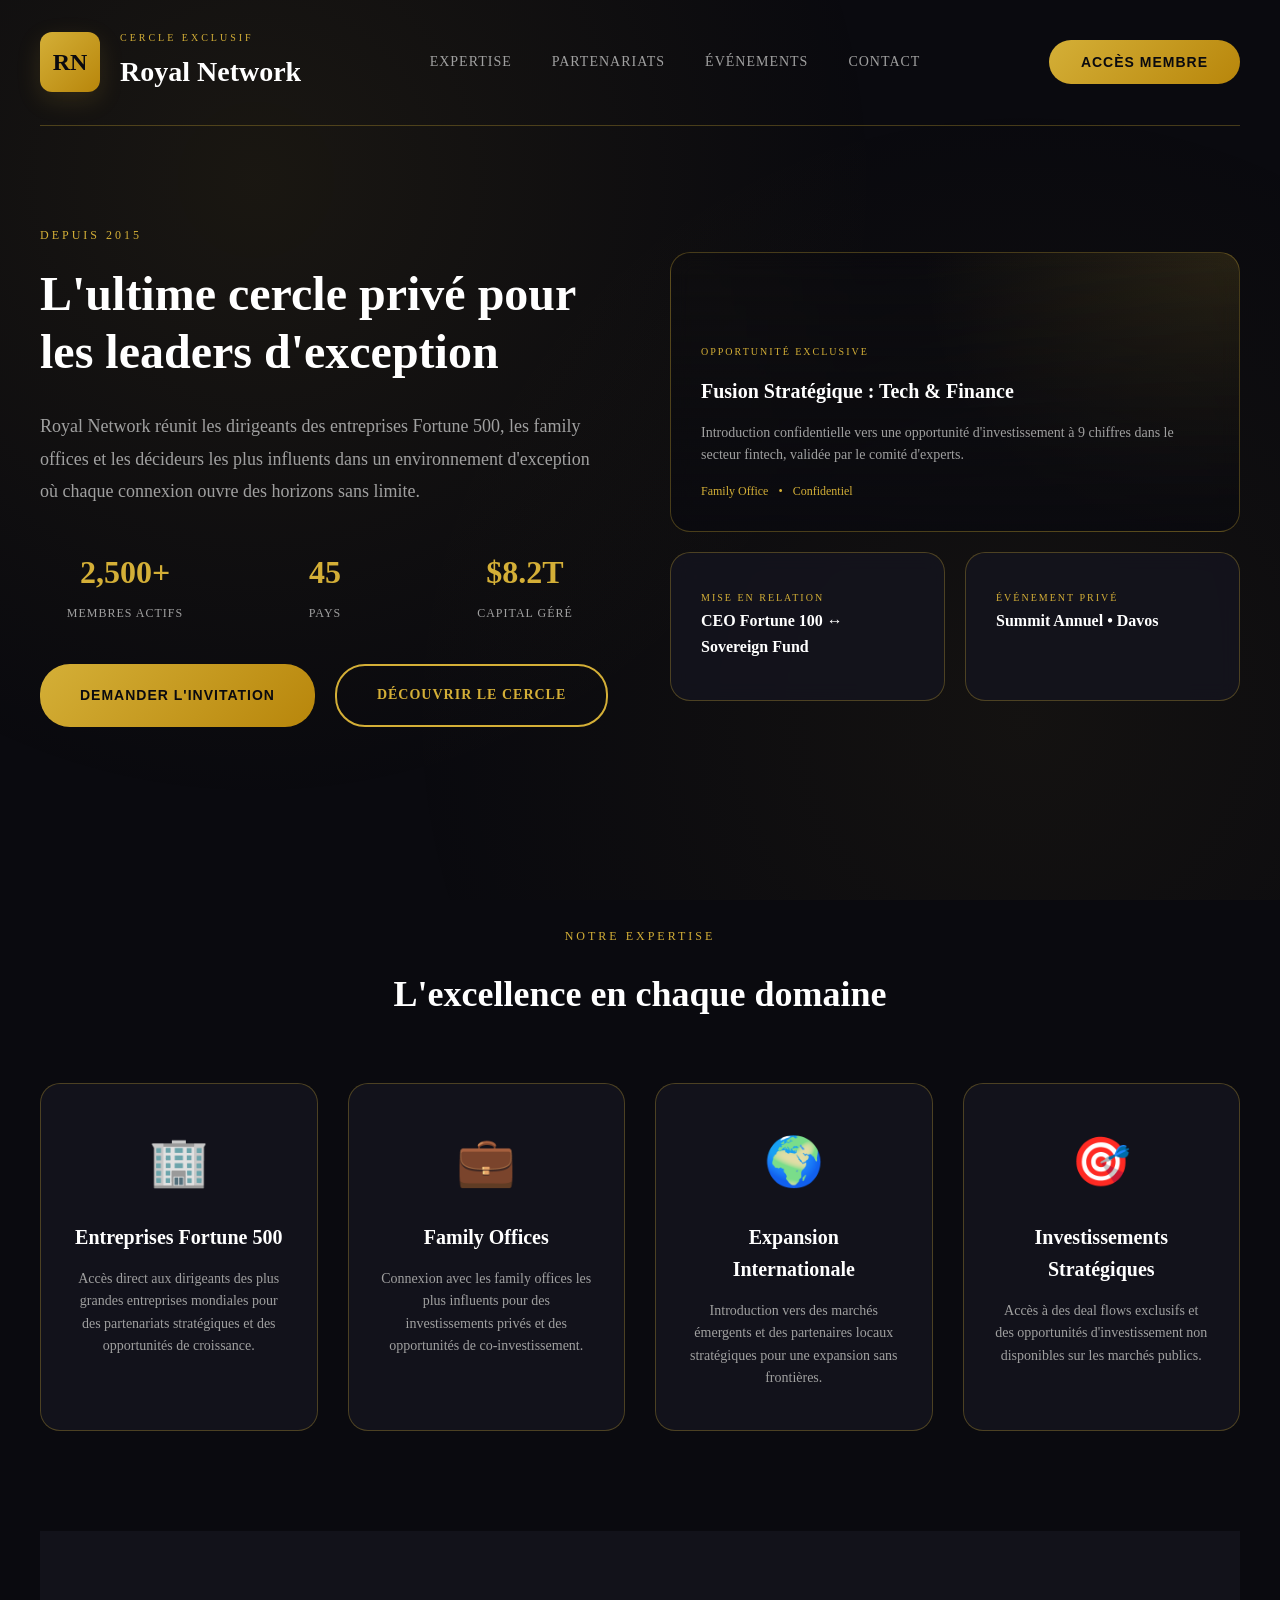
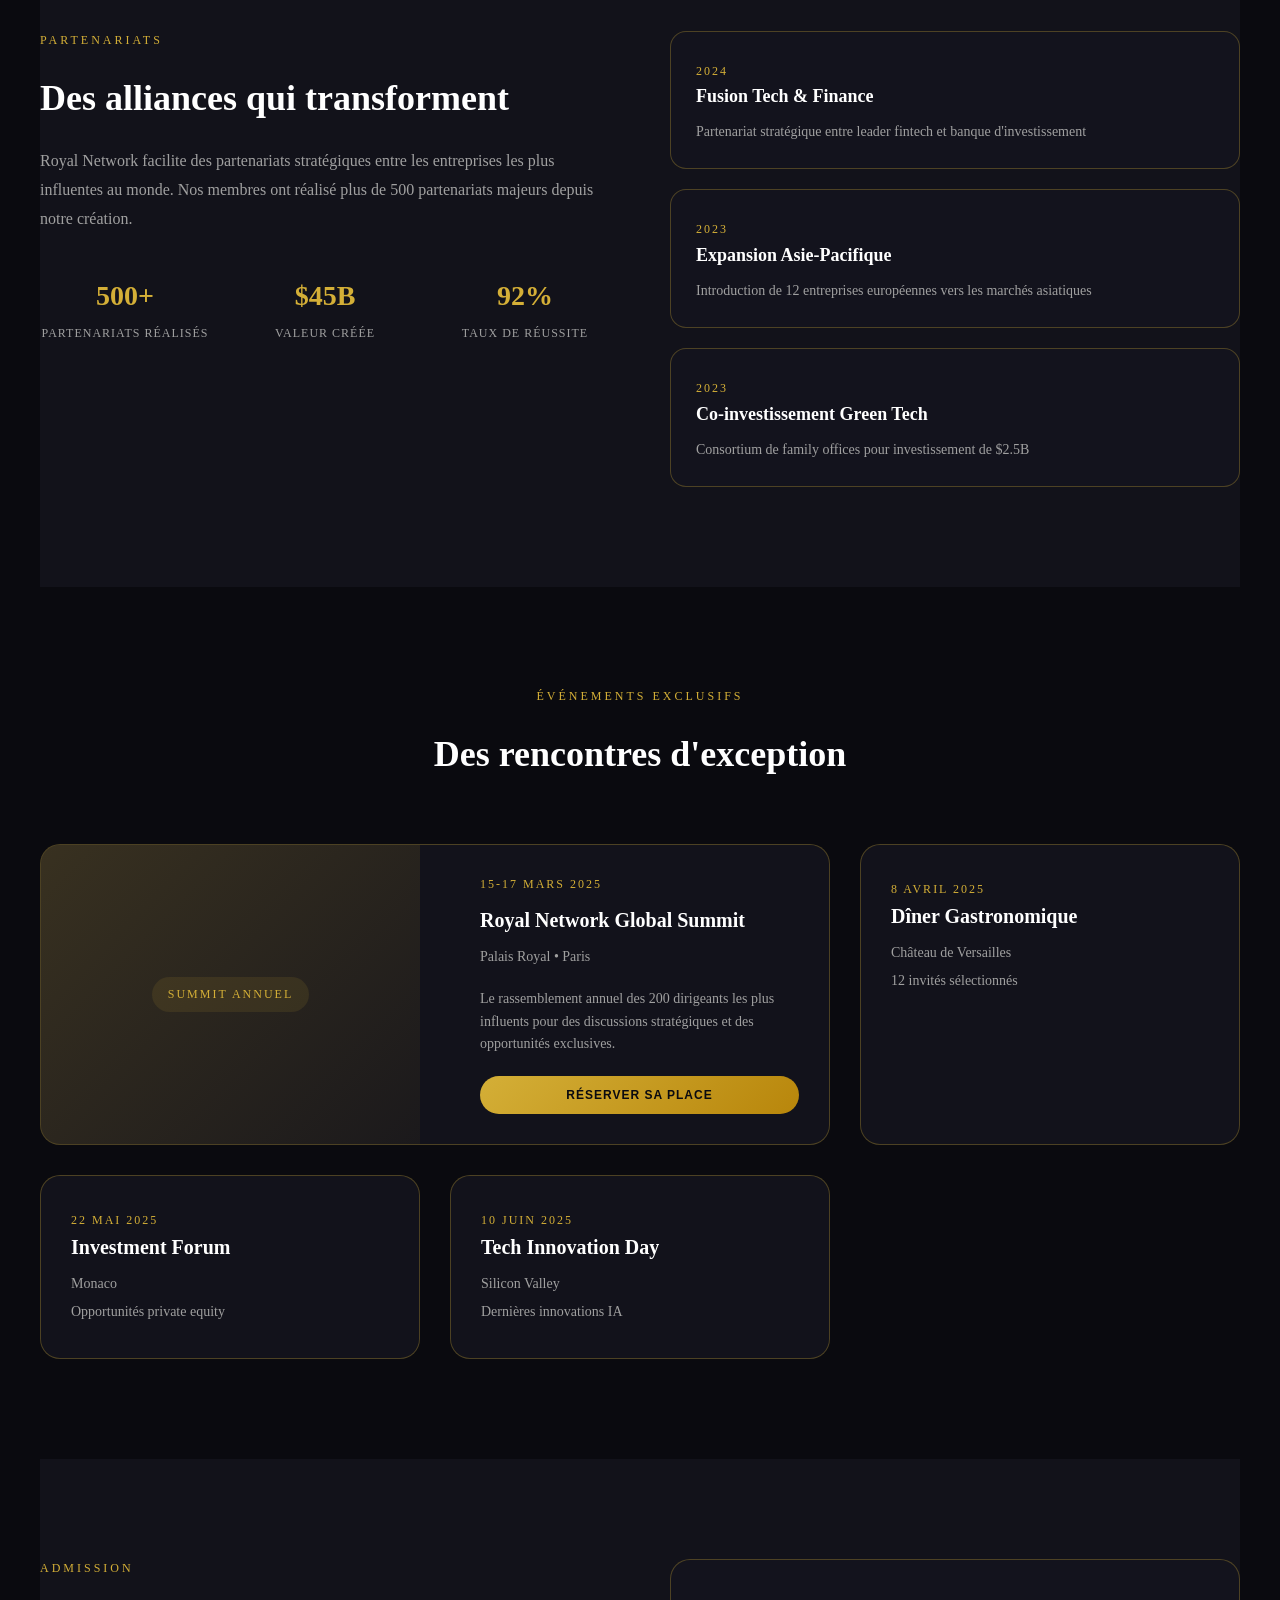
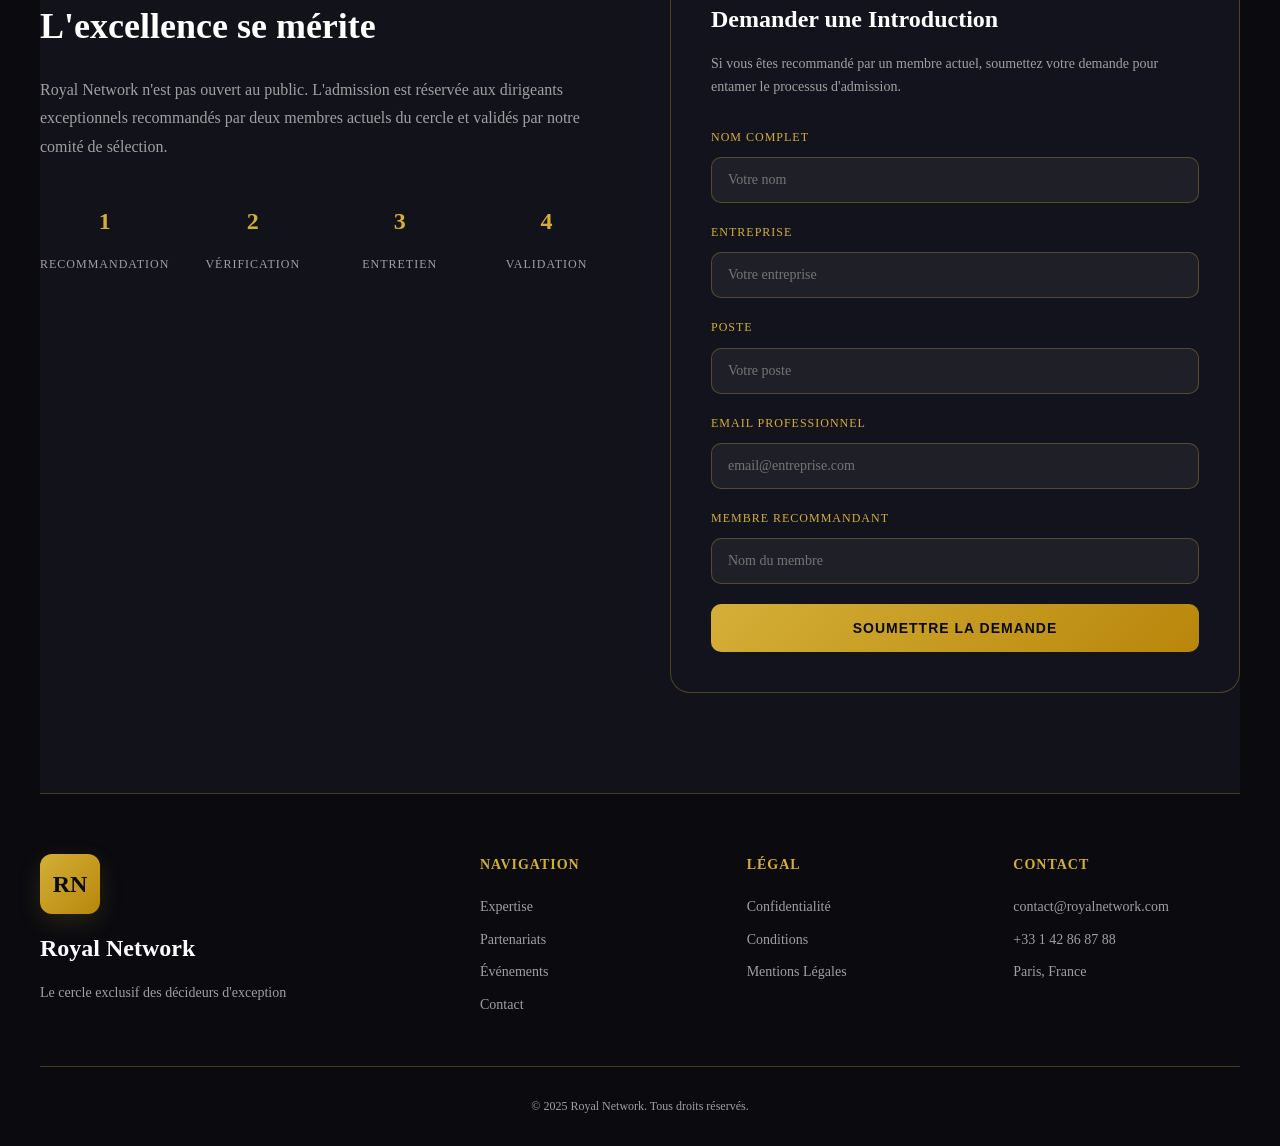
<file: RoyalNetwork.html>
<!DOCTYPE html>
<html lang="fr">
<head>
    <meta charset="UTF-8">
    <meta name="viewport" content="width=device-width, initial-scale=1.0">
    <meta name="description" content="Royal Network - Le cercle exclusif des dirigeants d'entreprises Fortune 500 et des leaders mondiaux.">
    <title>Royal Network | L'Élite des Décideurs</title>
    <link rel="stylesheet" href="Royal Network.css">
</head>
<body>
    <div class="page-container">
        <header class="top-bar">
            <div class="brand-section">
                <div class="logo-mark">RN</div>
                <div class="brand-text">
                    <span class="brand-tag">Cercle Exclusif</span>
                    <h1>Royal Network</h1>
                </div>
            </div>
            <nav class="main-nav">
                <a href="#expertise">Expertise</a>
                <a href="#partenariats">Partenariats</a>
                <a href="#evenements">Événements</a>
                <a href="#contact">Contact</a>
            </nav>
            <button class="btn-premium">Accès Membre</button>
        </header>

        <main>
            <section class="hero-section">
                <div class="hero-content">
                    <span class="hero-tag">Depuis 2015</span>
                    <h2>L'ultime cercle privé pour les leaders d'exception</h2>
                    <p class="hero-description">
                        Royal Network réunit les dirigeants des entreprises Fortune 500, les family offices 
                        et les décideurs les plus influents dans un environnement d'exception où chaque 
                        connexion ouvre des horizons sans limite.
                    </p>
                    <div class="hero-stats">
                        <div class="stat-item">
                            <strong>2,500+</strong>
                            <span>Membres Actifs</span>
                        </div>
                        <div class="stat-item">
                            <strong>45</strong>
                            <span>Pays</span>
                        </div>
                        <div class="stat-item">
                            <strong>$8.2T</strong>
                            <span>Capital Géré</span>
                        </div>
                    </div>
                    <div class="hero-actions">
                        <button class="btn-primary">Demander l'Invitation</button>
                        <a href="#expertise" class="btn-secondary">Découvrir le Cercle</a>
                    </div>
                </div>
                <div class="hero-visual">
                    <div class="premium-card featured">
                        <span class="card-badge">Opportunité Exclusive</span>
                        <h3>Fusion Stratégique : Tech & Finance</h3>
                        <p>
                            Introduction confidentielle vers une opportunité d'investissement 
                            à 9 chiffres dans le secteur fintech, validée par le comité d'experts.
                        </p>
                        <div class="card-meta">
                            <span>Family Office</span>
                            <span>•</span>
                            <span>Confidentiel</span>
                        </div>
                    </div>
                    <div class="card-grid">
                        <div class="premium-card">
                            <span class="card-label">Mise en Relation</span>
                            <h4>CEO Fortune 100 ↔ Sovereign Fund</h4>
                        </div>
                        <div class="premium-card">
                            <span class="card-label">Événement Privé</span>
                            <h4>Summit Annuel • Davos</h4>
                        </div>
                    </div>
                </div>
            </section>

            <section class="expertise-section" id="expertise">
                <div class="section-header">
                    <span class="section-tag">Notre Expertise</span>
                    <h2>L'excellence en chaque domaine</h2>
                </div>
                <div class="expertise-grid">
                    <div class="expertise-card">
                        <div class="card-icon">🏢</div>
                        <h3>Entreprises Fortune 500</h3>
                        <p>
                            Accès direct aux dirigeants des plus grandes entreprises mondiales 
                            pour des partenariats stratégiques et des opportunités de croissance.
                        </p>
                    </div>
                    <div class="expertise-card">
                        <div class="card-icon">💼</div>
                        <h3>Family Offices</h3>
                        <p>
                            Connexion avec les family offices les plus influents pour des 
                            investissements privés et des opportunités de co-investissement.
                        </p>
                    </div>
                    <div class="expertise-card">
                        <div class="card-icon">🌍</div>
                        <h3>Expansion Internationale</h3>
                        <p>
                            Introduction vers des marchés émergents et des partenaires locaux 
                            stratégiques pour une expansion sans frontières.
                        </p>
                    </div>
                    <div class="expertise-card">
                        <div class="card-icon">🎯</div>
                        <h3>Investissements Stratégiques</h3>
                        <p>
                            Accès à des deal flows exclusifs et des opportunités d'investissement 
                            non disponibles sur les marchés publics.
                        </p>
                    </div>
                </div>
            </section>

            <section class="partnerships-section" id="partenariats">
                <div class="partnerships-content">
                    <div class="partnerships-text">
                        <span class="section-tag">Partenariats</span>
                        <h2>Des alliances qui transforment</h2>
                        <p>
                            Royal Network facilite des partenariats stratégiques entre les entreprises 
                            les plus influentes au monde. Nos membres ont réalisé plus de 500 
                            partenariats majeurs depuis notre création.
                        </p>
                        <div class="partnerships-stats">
                            <div class="partnership-stat">
                                <strong>500+</strong>
                                <span>Partenariats Réalisés</span>
                            </div>
                            <div class="partnership-stat">
                                <strong>$45B</strong>
                                <span>Valeur Créée</span>
                            </div>
                            <div class="partnership-stat">
                                <strong>92%</strong>
                                <span>Taux de Réussite</span>
                            </div>
                        </div>
                    </div>
                    <div class="partnerships-cards">
                        <div class="partnership-card">
                            <span class="partnership-year">2024</span>
                            <h4>Fusion Tech & Finance</h4>
                            <p>Partenariat stratégique entre leader fintech et banque d'investissement</p>
                        </div>
                        <div class="partnership-card">
                            <span class="partnership-year">2023</span>
                            <h4>Expansion Asie-Pacifique</h4>
                            <p>Introduction de 12 entreprises européennes vers les marchés asiatiques</p>
                        </div>
                        <div class="partnership-card">
                            <span class="partnership-year">2023</span>
                            <h4>Co-investissement Green Tech</h4>
                            <p>Consortium de family offices pour investissement de $2.5B</p>
                        </div>
                    </div>
                </div>
            </section>

            <section class="events-section" id="evenements">
                <div class="section-header">
                    <span class="section-tag">Événements Exclusifs</span>
                    <h2>Des rencontres d'exception</h2>
                </div>
                <div class="events-grid">
                    <div class="event-card featured-event">
                        <div class="event-image">
                            <span class="event-badge">Summit Annuel</span>
                        </div>
                        <div class="event-content">
                            <span class="event-date">15-17 Mars 2025</span>
                            <h3>Royal Network Global Summit</h3>
                            <p>Palais Royal • Paris</p>
                            <p class="event-description">
                                Le rassemblement annuel des 200 dirigeants les plus influents 
                                pour des discussions stratégiques et des opportunités exclusives.
                            </p>
                            <button class="btn-event">Réserver sa Place</button>
                        </div>
                    </div>
                    <div class="event-card">
                        <span class="event-date">8 Avril 2025</span>
                        <h3>Dîner Gastronomique</h3>
                        <p>Château de Versailles</p>
                        <p>12 invités sélectionnés</p>
                    </div>
                    <div class="event-card">
                        <span class="event-date">22 Mai 2025</span>
                        <h3>Investment Forum</h3>
                        <p>Monaco</p>
                        <p>Opportunités private equity</p>
                    </div>
                    <div class="event-card">
                        <span class="event-date">10 Juin 2025</span>
                        <h3>Tech Innovation Day</h3>
                        <p>Silicon Valley</p>
                        <p>Dernières innovations IA</p>
                    </div>
                </div>
            </section>

            <section class="membership-section" id="contact">
                <div class="membership-content">
                    <div class="membership-text">
                        <span class="section-tag">Admission</span>
                        <h2>L'excellence se mérite</h2>
                        <p>
                            Royal Network n'est pas ouvert au public. L'admission est réservée aux 
                            dirigeants exceptionnels recommandés par deux membres actuels du cercle 
                            et validés par notre comité de sélection.
                        </p>
                        <div class="membership-process">
                            <div class="process-step">
                                <strong>1</strong>
                                <span>Recommandation</span>
                            </div>
                            <div class="process-step">
                                <strong>2</strong>
                                <span>Vérification</span>
                            </div>
                            <div class="process-step">
                                <strong>3</strong>
                                <span>Entretien</span>
                            </div>
                            <div class="process-step">
                                <strong>4</strong>
                                <span>Validation</span>
                            </div>
                        </div>
                    </div>
                    <div class="membership-form">
                        <div class="form-card">
                            <h3>Demander une Introduction</h3>
                            <p>
                                Si vous êtes recommandé par un membre actuel, 
                                soumettez votre demande pour entamer le processus d'admission.
                            </p>
                            <form>
                                <div class="form-group">
                                    <label>Nom Complet</label>
                                    <input type="text" placeholder="Votre nom">
                                </div>
                                <div class="form-group">
                                    <label>Entreprise</label>
                                    <input type="text" placeholder="Votre entreprise">
                                </div>
                                <div class="form-group">
                                    <label>Poste</label>
                                    <input type="text" placeholder="Votre poste">
                                </div>
                                <div class="form-group">
                                    <label>Email Professionnel</label>
                                    <input type="email" placeholder="email@entreprise.com">
                                </div>
                                <div class="form-group">
                                    <label>Membre Recommandant</label>
                                    <input type="text" placeholder="Nom du membre">
                                </div>
                                <button type="submit" class="btn-submit">Soumettre la Demande</button>
                            </form>
                        </div>
                    </div>
                </div>
            </section>
        </main>

        <footer>
            <div class="footer-content">
                <div class="footer-brand">
                    <div class="logo-mark">RN</div>
                    <h3>Royal Network</h3>
                    <p>Le cercle exclusif des décideurs d'exception</p>
                </div>
                <div class="footer-links">
                    <div class="footer-column">
                        <h4>Navigation</h4>
                        <a href="#expertise">Expertise</a>
                        <a href="#partenariats">Partenariats</a>
                        <a href="#evenements">Événements</a>
                        <a href="#contact">Contact</a>
                    </div>
                    <div class="footer-column">
                        <h4>Légal</h4>
                        <a href="#">Confidentialité</a>
                        <a href="#">Conditions</a>
                        <a href="#">Mentions Légales</a>
                    </div>
                    <div class="footer-column">
                        <h4>Contact</h4>
                        <p>contact@royalnetwork.com</p>
                        <p>+33 1 42 86 87 88</p>
                        <p>Paris, France</p>
                    </div>
                </div>
            </div>
            <div class="footer-bottom">
                <p>© 2025 Royal Network. Tous droits réservés.</p>
            </div>
        </footer>
    </div>
</body>
</html>
</file>
<file: Royal Network.css>
* {
    margin: 0;
    padding: 0;
    box-sizing: border-box;
}

:root {
    --bg-primary: #0a0a0f;
    --bg-secondary: #12121a;
    --bg-card: rgba(20, 20, 30, 0.8);
    --gold: #d4af37;
    --gold-light: #f4d03f;
    --gold-dark: #b8860b;
    --text-primary: #ffffff;
    --text-secondary: #a0a0a0;
    --border-gold: rgba(212, 175, 55, 0.3);
    --shadow-gold: rgba(212, 175, 55, 0.15);
}

body {
    font-family: 'Georgia', 'Times New Roman', serif;
    background: var(--bg-primary);
    color: var(--text-primary);
    line-height: 1.6;
    min-height: 100vh;
}

body::before {
    content: '';
    position: fixed;
    top: 0;
    left: 0;
    right: 0;
    bottom: 0;
    background: 
        radial-gradient(circle at 20% 20%, rgba(212, 175, 55, 0.08) 0%, transparent 50%),
        radial-gradient(circle at 80% 80%, rgba(212, 175, 55, 0.05) 0%, transparent 50%);
    pointer-events: none;
    z-index: -1;
}

.page-container {
    max-width: 1400px;
    margin: 0 auto;
    padding: 0 40px;
}

/* Header */
.top-bar {
    display: flex;
    justify-content: space-between;
    align-items: center;
    padding: 30px 0;
    border-bottom: 1px solid var(--border-gold);
}

.brand-section {
    display: flex;
    align-items: center;
    gap: 20px;
}

.logo-mark {
    width: 60px;
    height: 60px;
    background: linear-gradient(135deg, var(--gold), var(--gold-dark));
    border-radius: 12px;
    display: flex;
    align-items: center;
    justify-content: center;
    font-size: 24px;
    font-weight: bold;
    color: var(--bg-primary);
    box-shadow: 0 8px 24px var(--shadow-gold);
}

.brand-text {
    display: flex;
    flex-direction: column;
}

.brand-tag {
    font-size: 10px;
    text-transform: uppercase;
    letter-spacing: 3px;
    color: var(--gold);
    margin-bottom: 4px;
}

.brand-text h1 {
    font-size: 28px;
    font-weight: 600;
    color: var(--text-primary);
    margin: 0;
}

.main-nav {
    display: flex;
    gap: 40px;
}

.main-nav a {
    color: var(--text-secondary);
    text-decoration: none;
    font-size: 14px;
    text-transform: uppercase;
    letter-spacing: 1px;
    transition: color 0.3s ease;
}

.main-nav a:hover {
    color: var(--gold);
}

.btn-premium {
    padding: 14px 32px;
    background: linear-gradient(135deg, var(--gold), var(--gold-dark));
    border: none;
    border-radius: 30px;
    color: var(--bg-primary);
    font-size: 14px;
    font-weight: 600;
    text-transform: uppercase;
    letter-spacing: 1px;
    cursor: pointer;
    transition: transform 0.3s ease, box-shadow 0.3s ease;
}

.btn-premium:hover {
    transform: translateY(-2px);
    box-shadow: 0 8px 24px var(--shadow-gold);
}

/* Hero Section */
.hero-section {
    padding: 100px 0;
    display: grid;
    grid-template-columns: 1fr 1fr;
    gap: 60px;
    align-items: center;
}

.hero-content {
    display: flex;
    flex-direction: column;
}

.hero-tag {
    font-size: 12px;
    text-transform: uppercase;
    letter-spacing: 3px;
    color: var(--gold);
    margin-bottom: 20px;
}

.hero-content h2 {
    font-size: 48px;
    line-height: 1.2;
    margin-bottom: 30px;
    font-weight: 600;
}

.hero-description {
    font-size: 18px;
    color: var(--text-secondary);
    margin-bottom: 40px;
    line-height: 1.8;
}

.hero-stats {
    display: grid;
    grid-template-columns: repeat(3, 1fr);
    gap: 30px;
    margin-bottom: 40px;
}

.stat-item {
    text-align: center;
}

.stat-item strong {
    display: block;
    font-size: 32px;
    color: var(--gold);
    font-weight: 600;
}

.stat-item span {
    font-size: 12px;
    text-transform: uppercase;
    letter-spacing: 1px;
    color: var(--text-secondary);
}

.hero-actions {
    display: flex;
    gap: 20px;
}

.btn-primary {
    padding: 18px 40px;
    background: linear-gradient(135deg, var(--gold), var(--gold-dark));
    border: none;
    border-radius: 30px;
    color: var(--bg-primary);
    font-size: 14px;
    font-weight: 600;
    text-transform: uppercase;
    letter-spacing: 1px;
    cursor: pointer;
    transition: transform 0.3s ease, box-shadow 0.3s ease;
}

.btn-primary:hover {
    transform: translateY(-2px);
    box-shadow: 0 8px 24px var(--shadow-gold);
}

.btn-secondary {
    padding: 18px 40px;
    background: transparent;
    border: 2px solid var(--gold);
    border-radius: 30px;
    color: var(--gold);
    font-size: 14px;
    font-weight: 600;
    text-transform: uppercase;
    letter-spacing: 1px;
    cursor: pointer;
    text-decoration: none;
    transition: all 0.3s ease;
}

.btn-secondary:hover {
    background: var(--gold);
    color: var(--bg-primary);
}

.hero-visual {
    display: flex;
    flex-direction: column;
    gap: 20px;
}

.premium-card {
    background: var(--bg-card);
    border: 1px solid var(--border-gold);
    border-radius: 20px;
    padding: 30px;
    backdrop-filter: blur(10px);
}

.premium-card.featured {
    min-height: 280px;
    display: flex;
    flex-direction: column;
    justify-content: flex-end;
    background: 
        linear-gradient(180deg, transparent 0%, rgba(10, 10, 15, 0.9) 100%),
        radial-gradient(circle at top right, rgba(212, 175, 55, 0.15), transparent 50%);
}

.card-badge {
    font-size: 10px;
    text-transform: uppercase;
    letter-spacing: 2px;
    color: var(--gold);
    margin-bottom: 15px;
}

.premium-card h3 {
    font-size: 20px;
    margin-bottom: 15px;
    font-weight: 600;
}

.premium-card h4 {
    font-size: 16px;
    margin-bottom: 10px;
    font-weight: 600;
}

.premium-card p {
    color: var(--text-secondary);
    font-size: 14px;
    line-height: 1.6;
}

.card-meta {
    display: flex;
    gap: 10px;
    margin-top: 15px;
    font-size: 12px;
    color: var(--gold);
}

.card-grid {
    display: grid;
    grid-template-columns: repeat(2, 1fr);
    gap: 20px;
}

.card-label {
    font-size: 10px;
    text-transform: uppercase;
    letter-spacing: 2px;
    color: var(--gold);
    margin-bottom: 10px;
}

/* Expertise Section */
.expertise-section {
    padding: 100px 0;
}

.section-header {
    text-align: center;
    margin-bottom: 60px;
}

.section-tag {
    font-size: 12px;
    text-transform: uppercase;
    letter-spacing: 3px;
    color: var(--gold);
    margin-bottom: 20px;
    display: block;
}

.section-header h2 {
    font-size: 36px;
    font-weight: 600;
}

.expertise-grid {
    display: grid;
    grid-template-columns: repeat(4, 1fr);
    gap: 30px;
}

.expertise-card {
    background: var(--bg-card);
    border: 1px solid var(--border-gold);
    border-radius: 20px;
    padding: 40px 30px;
    text-align: center;
    transition: transform 0.3s ease, border-color 0.3s ease;
}

.expertise-card:hover {
    transform: translateY(-5px);
    border-color: var(--gold);
}

.card-icon {
    font-size: 48px;
    margin-bottom: 20px;
}

.expertise-card h3 {
    font-size: 20px;
    margin-bottom: 15px;
    font-weight: 600;
}

.expertise-card p {
    color: var(--text-secondary);
    font-size: 14px;
    line-height: 1.6;
}

/* Partnerships Section */
.partnerships-section {
    padding: 100px 0;
    background: var(--bg-secondary);
}

.partnerships-content {
    display: grid;
    grid-template-columns: 1fr 1fr;
    gap: 60px;
}

.partnerships-text h2 {
    font-size: 36px;
    margin-bottom: 20px;
    font-weight: 600;
}

.partnerships-text p {
    color: var(--text-secondary);
    font-size: 16px;
    line-height: 1.8;
    margin-bottom: 40px;
}

.partnerships-stats {
    display: grid;
    grid-template-columns: repeat(3, 1fr);
    gap: 30px;
}

.partnership-stat {
    text-align: center;
}

.partnership-stat strong {
    display: block;
    font-size: 28px;
    color: var(--gold);
    font-weight: 600;
}

.partnership-stat span {
    font-size: 12px;
    text-transform: uppercase;
    letter-spacing: 1px;
    color: var(--text-secondary);
}

.partnerships-cards {
    display: flex;
    flex-direction: column;
    gap: 20px;
}

.partnership-card {
    background: var(--bg-card);
    border: 1px solid var(--border-gold);
    border-radius: 16px;
    padding: 25px;
}

.partnership-year {
    font-size: 12px;
    text-transform: uppercase;
    letter-spacing: 2px;
    color: var(--gold);
    margin-bottom: 10px;
}

.partnership-card h4 {
    font-size: 18px;
    margin-bottom: 10px;
    font-weight: 600;
}

.partnership-card p {
    color: var(--text-secondary);
    font-size: 14px;
}

/* Events Section */
.events-section {
    padding: 100px 0;
}

.events-grid {
    display: grid;
    grid-template-columns: repeat(3, 1fr);
    gap: 30px;
}

.event-card {
    background: var(--bg-card);
    border: 1px solid var(--border-gold);
    border-radius: 20px;
    padding: 30px;
    transition: transform 0.3s ease, border-color 0.3s ease;
}

.event-card:hover {
    transform: translateY(-5px);
    border-color: var(--gold);
}

.event-card.featured-event {
    grid-column: span 2;
    display: grid;
    grid-template-columns: 1fr 1fr;
    gap: 30px;
    padding: 0;
    overflow: hidden;
}

.event-image {
    background: linear-gradient(135deg, rgba(212, 175, 55, 0.2), rgba(212, 175, 55, 0.05));
    display: flex;
    align-items: center;
    justify-content: center;
    padding: 30px;
}

.event-badge {
    font-size: 12px;
    text-transform: uppercase;
    letter-spacing: 2px;
    color: var(--gold);
    background: rgba(212, 175, 55, 0.1);
    padding: 8px 16px;
    border-radius: 20px;
}

.event-content {
    padding: 30px;
    display: flex;
    flex-direction: column;
    justify-content: center;
}

.event-date {
    font-size: 12px;
    text-transform: uppercase;
    letter-spacing: 2px;
    color: var(--gold);
    margin-bottom: 10px;
}

.event-card h3 {
    font-size: 20px;
    margin-bottom: 10px;
    font-weight: 600;
}

.event-card p {
    color: var(--text-secondary);
    font-size: 14px;
    margin-bottom: 5px;
}

.event-description {
    margin: 15px 0;
    line-height: 1.6;
}

.btn-event {
    padding: 12px 24px;
    background: linear-gradient(135deg, var(--gold), var(--gold-dark));
    border: none;
    border-radius: 20px;
    color: var(--bg-primary);
    font-size: 12px;
    font-weight: 600;
    text-transform: uppercase;
    letter-spacing: 1px;
    cursor: pointer;
    transition: transform 0.3s ease;
    margin-top: 15px;
}

.btn-event:hover {
    transform: translateY(-2px);
}

/* Membership Section */
.membership-section {
    padding: 100px 0;
    background: var(--bg-secondary);
}

.membership-content {
    display: grid;
    grid-template-columns: 1fr 1fr;
    gap: 60px;
}

.membership-text h2 {
    font-size: 36px;
    margin-bottom: 20px;
    font-weight: 600;
}

.membership-text p {
    color: var(--text-secondary);
    font-size: 16px;
    line-height: 1.8;
    margin-bottom: 40px;
}

.membership-process {
    display: grid;
    grid-template-columns: repeat(4, 1fr);
    gap: 20px;
}

.process-step {
    text-align: center;
}

.process-step strong {
    display: block;
    font-size: 24px;
    color: var(--gold);
    font-weight: 600;
    margin-bottom: 10px;
}

.process-step span {
    font-size: 12px;
    text-transform: uppercase;
    letter-spacing: 1px;
    color: var(--text-secondary);
}

.form-card {
    background: var(--bg-card);
    border: 1px solid var(--border-gold);
    border-radius: 20px;
    padding: 40px;
}

.form-card h3 {
    font-size: 24px;
    margin-bottom: 15px;
    font-weight: 600;
}

.form-card > p {
    color: var(--text-secondary);
    font-size: 14px;
    margin-bottom: 30px;
}

.form-group {
    margin-bottom: 20px;
}

.form-group label {
    display: block;
    font-size: 12px;
    text-transform: uppercase;
    letter-spacing: 1px;
    color: var(--gold);
    margin-bottom: 10px;
}

.form-group input {
    width: 100%;
    padding: 14px 16px;
    background: rgba(255, 255, 255, 0.05);
    border: 1px solid var(--border-gold);
    border-radius: 10px;
    color: var(--text-primary);
    font-size: 14px;
    font-family: inherit;
}

.form-group input:focus {
    outline: none;
    border-color: var(--gold);
}

.btn-submit {
    width: 100%;
    padding: 16px;
    background: linear-gradient(135deg, var(--gold), var(--gold-dark));
    border: none;
    border-radius: 10px;
    color: var(--bg-primary);
    font-size: 14px;
    font-weight: 600;
    text-transform: uppercase;
    letter-spacing: 1px;
    cursor: pointer;
    transition: transform 0.3s ease;
}

.btn-submit:hover {
    transform: translateY(-2px);
}

/* Footer */
footer {
    padding: 60px 0 30px;
    border-top: 1px solid var(--border-gold);
}

.footer-content {
    display: grid;
    grid-template-columns: 1fr 2fr;
    gap: 60px;
    margin-bottom: 40px;
}

.footer-brand {
    display: flex;
    flex-direction: column;
    gap: 15px;
}

.footer-brand h3 {
    font-size: 24px;
    font-weight: 600;
}

.footer-brand p {
    color: var(--text-secondary);
    font-size: 14px;
}

.footer-links {
    display: grid;
    grid-template-columns: repeat(3, 1fr);
    gap: 40px;
}

.footer-column h4 {
    font-size: 14px;
    text-transform: uppercase;
    letter-spacing: 1px;
    color: var(--gold);
    margin-bottom: 20px;
}

.footer-column a {
    display: block;
    color: var(--text-secondary);
    text-decoration: none;
    font-size: 14px;
    margin-bottom: 10px;
    transition: color 0.3s ease;
}

.footer-column a:hover {
    color: var(--gold);
}

.footer-column p {
    color: var(--text-secondary);
    font-size: 14px;
    margin-bottom: 10px;
}

.footer-bottom {
    text-align: center;
    padding-top: 30px;
    border-top: 1px solid var(--border-gold);
}

.footer-bottom p {
    color: var(--text-secondary);
    font-size: 12px;
}

/* Responsive */
@media (max-width: 1200px) {
    .expertise-grid {
        grid-template-columns: repeat(2, 1fr);
    }
    
    .events-grid {
        grid-template-columns: repeat(2, 1fr);
    }
    
    .event-card.featured-event {
        grid-column: span 2;
    }
}

@media (max-width: 980px) {
    .hero-section {
        grid-template-columns: 1fr;
    }
    
    .hero-visual {
        order: -1;
    }
    
    .partnerships-content {
        grid-template-columns: 1fr;
    }
    
    .membership-content {
        grid-template-columns: 1fr;
    }
    
    .footer-content {
        grid-template-columns: 1fr;
    }
    
    .footer-links {
        grid-template-columns: repeat(2, 1fr);
    }
}

@media (max-width: 768px) {
    .page-container {
        padding: 0 20px;
    }
    
    .top-bar {
        flex-direction: column;
        gap: 20px;
    }
    
    .main-nav {
        flex-direction: column;
        gap: 15px;
        text-align: center;
    }
    
    .hero-content h2 {
        font-size: 32px;
    }
    
    .hero-stats {
        grid-template-columns: 1fr;
    }
    
    .hero-actions {
        flex-direction: column;
    }
    
    .expertise-grid {
        grid-template-columns: 1fr;
    }
    
    .events-grid {
        grid-template-columns: 1fr;
    }
    
    .event-card.featured-event {
        grid-template-columns: 1fr;
    }
    
    .membership-process {
        grid-template-columns: repeat(2, 1fr);
    }
    
    .footer-links {
        grid-template-columns: 1fr;
    }
}
</file>
